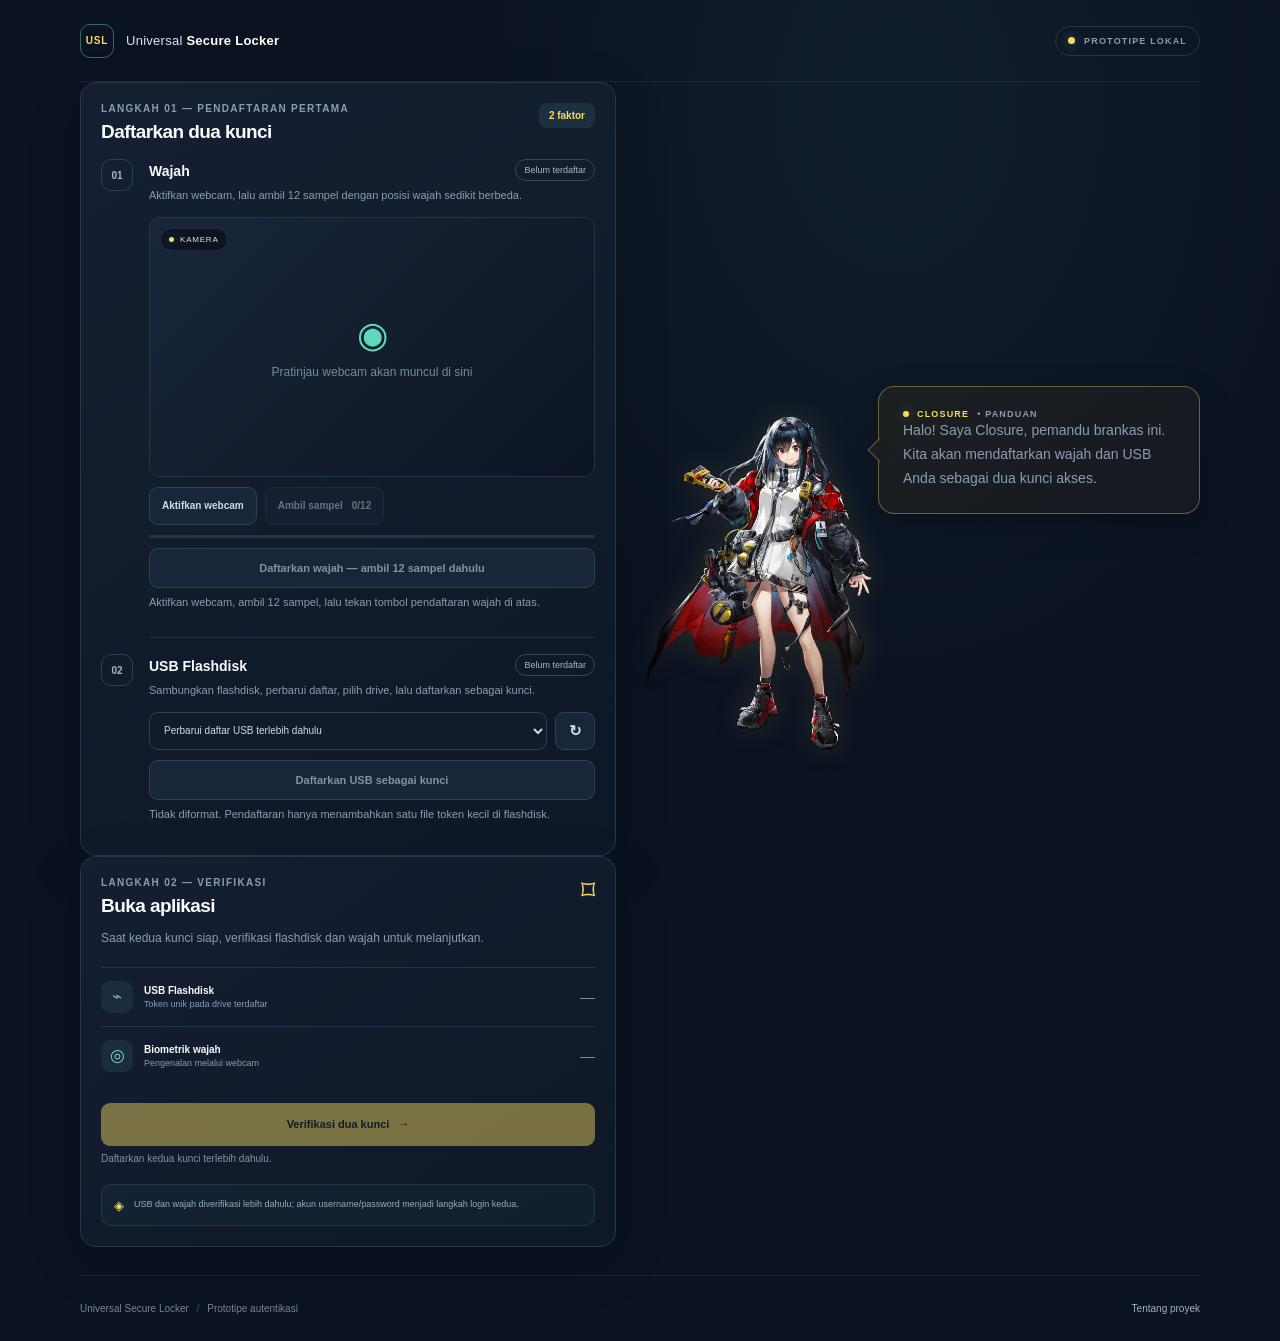
<file: frontend/index.html>
<!doctype html>
<html lang="id">
<head>
  <meta charset="utf-8">
  <meta name="viewport" content="width=device-width, initial-scale=1">
  <meta name="theme-color" content="#0b1220">
  <title>Universal Secure Locker</title>
  <link rel="stylesheet" href="css/style.css">
</head>
<body data-page="access">
  <main class="shell">
    <header class="topbar">
      <a class="brand" href="index.html" aria-label="Universal Secure Locker">
        <span class="brand-mark">USL</span>
        <span>Universal <strong>Secure Locker</strong></span>
      </a>
      <div class="topbar-actions">
        <span class="environment-tag"><span class="status-dot"></span> PROTOTIPE LOKAL</span>
        <button class="button button-secondary logout-button" id="back-to-biometrics-button" type="button" hidden>
          Kembali ke biometrik <span aria-hidden="true">↗</span>
        </button>
      </div>
    </header>

    <section class="intro closure-hero-banner" aria-label="Panduan Closure">
      <div class="closure-guide-character">
        <img src="assets/img/Closure_2.png" alt="Closure, pemandu Universal Secure Locker">
      </div>
      <div class="closure-dialogue" role="status" aria-live="polite">
        <div class="closure-dialogue-label"><span class="status-dot"></span> CLOSURE <span>• PANDUAN</span></div>
        <p id="closure-dialogue">Halo! Saya Closure, pemandu brankas ini. Kita akan mendaftarkan wajah dan USB Anda sebagai dua kunci akses.</p>
      </div>
    </section>

    <section class="access-layout" aria-label="Pengaturan dan verifikasi akses">
      <article class="card setup-card" id="setup-card">
        <div class="card-heading">
          <div>
            <div class="eyebrow">LANGKAH 01 — PENDAFTARAN PERTAMA</div>
            <h2>Daftarkan dua kunci</h2>
          </div>
          <span class="step-badge">2 faktor</span>
        </div>

        <div class="key-block">
          <div class="key-icon" aria-hidden="true">01</div>
          <div class="key-content">
            <div class="key-title-row">
              <h3>Wajah</h3>
              <span class="pill" id="face-status">Belum terdaftar</span>
            </div>
            <p>Aktifkan webcam, lalu ambil 12 sampel dengan posisi wajah sedikit berbeda.</p>
            <div class="camera-frame">
              <img id="camera-preview" alt="Pratinjau webcam" hidden>
              <div id="camera-placeholder" class="camera-placeholder">
                <span class="camera-symbol" aria-hidden="true">◉</span>
                <span>Pratinjau webcam akan muncul di sini</span>
              </div>
              <span class="camera-label"><span class="status-dot"></span> KAMERA</span>
            </div>
            <div class="button-row">
              <button class="button button-secondary" id="camera-button" type="button">Aktifkan webcam</button>
              <button class="button button-secondary" id="capture-button" type="button" disabled>Ambil sampel <span id="sample-count">0/12</span></button>
            </div>
            <div class="progress-track" aria-label="Kemajuan pendaftaran wajah">
              <span id="sample-progress"></span>
            </div>
            <button class="button button-primary registration-button" id="finish-face-button" type="button" disabled>Daftarkan wajah — ambil 12 sampel dahulu</button>
            <p class="inline-message" id="face-message" role="status">Aktifkan webcam, ambil 12 sampel, lalu tekan tombol pendaftaran wajah di atas.</p>
          </div>
        </div>

        <div class="divider"></div>

        <div class="key-block">
          <div class="key-icon" aria-hidden="true">02</div>
          <div class="key-content">
            <div class="key-title-row">
              <h3>USB Flashdisk</h3>
              <span class="pill" id="usb-status">Belum terdaftar</span>
            </div>
            <p>Sambungkan flashdisk, perbarui daftar, pilih drive, lalu daftarkan sebagai kunci.</p>
            <div class="button-row usb-controls">
              <select id="usb-select" aria-label="Pilih USB Flashdisk">
                <option value="">Perbarui daftar USB terlebih dahulu</option>
              </select>
              <button class="button button-secondary" id="refresh-usb-button" type="button" aria-label="Perbarui daftar USB">↻</button>
            </div>
            <button class="button button-primary registration-button" id="register-usb-button" type="button" disabled>Daftarkan USB sebagai kunci</button>
            <p class="inline-message" id="usb-message" role="status">Tidak diformat. Pendaftaran hanya menambahkan satu file token kecil di flashdisk.</p>
          </div>
        </div>
      </article>

      <aside class="card verify-card">
        <div class="card-heading">
          <div>
            <div class="eyebrow">LANGKAH 02 — VERIFIKASI</div>
            <h2>Buka aplikasi</h2>
          </div>
          <span class="lock-icon" aria-hidden="true">⌑</span>
        </div>
        <p class="verify-description">Saat kedua kunci siap, verifikasi flashdisk dan wajah untuk melanjutkan.</p>

        <div id="two-factor-panel">
          <div class="factor-row">
            <span class="factor-icon" aria-hidden="true">⌁</span>
            <span><strong>USB Flashdisk</strong><small>Token unik pada drive terdaftar</small></span>
            <span class="factor-check" id="usb-check">—</span>
          </div>
          <div class="factor-row">
            <span class="factor-icon face-icon" aria-hidden="true">◎</span>
            <span><strong>Biometrik wajah</strong><small>Pengenalan melalui webcam</small></span>
            <span class="factor-check" id="face-check">—</span>
          </div>

          <button class="button button-primary button-wide" id="unlock-button" type="button" disabled>
            Verifikasi dua kunci <span aria-hidden="true">→</span>
          </button>
          <p class="inline-message" id="login-message" role="status">Daftarkan kedua kunci terlebih dahulu.</p>
        </div>

        <section class="account-auth-panel" id="account-auth-panel" hidden>
          <div class="account-auth-heading">
            <span class="eyebrow">LANGKAH 02 — AKUN</span>
            <h3 id="account-auth-title">Masuk ke akun</h3>
            <p id="account-auth-description">Masuk dengan username dan password akun Anda.</p>
          </div>
          <div class="account-mode-switch">
            <button class="button button-secondary is-selected" id="account-login-mode" type="button">Masuk</button>
            <button class="button button-secondary" id="account-signup-mode" type="button">Buat akun</button>
          </div>
          <form id="account-login-form">
            <label class="form-field">
              <span>Username</span>
              <input id="login-username" name="username" autocomplete="username" minlength="3" maxlength="32" required>
            </label>
            <label class="form-field">
              <span>Password</span>
              <input id="login-password" name="password" type="password" autocomplete="current-password" minlength="10" maxlength="128" required>
            </label>
            <button class="button button-primary button-wide" type="submit">Masuk ke brankas <span aria-hidden="true">→</span></button>
          </form>
          <form id="account-signup-form" hidden>
            <label class="form-field">
              <span>Username</span>
              <input id="signup-username" name="username" autocomplete="username" minlength="3" maxlength="32" pattern="[A-Za-z0-9_.\x2D]{3,32}" required>
            </label>
            <label class="form-field">
              <span>Password <small>Minimal 10 karakter</small></span>
              <input id="signup-password" name="new-password" type="password" autocomplete="new-password" minlength="10" maxlength="128" required>
            </label>
            <label class="form-field">
              <span>Ulangi password</span>
              <input id="signup-confirm-password" name="confirm-password" type="password" autocomplete="new-password" minlength="10" maxlength="128" required>
            </label>
            <button class="button button-primary button-wide" type="submit">Daftarkan akun</button>
          </form>
          <p class="account-policy-note" id="account-policy-note">Password disimpan sebagai hash Argon2id. Akun baru tidak mendapat akses ke file akun lain sampai pemilik atau admin membagikannya.</p>
          <p class="inline-message" id="account-message" role="status"></p>
        </section>

        <div class="privacy-note">
          <span aria-hidden="true">◈</span>
          <p>USB dan wajah diverifikasi lebih dahulu; akun username/password menjadi langkah login kedua.</p>
        </div>
      </aside>
      <aside class="account-closure-guide" id="account-closure-guide" aria-label="Panduan Closure untuk login" hidden>
        <div class="account-closure-dialogue closure-dialogue" role="status" aria-live="polite">
          <div class="closure-dialogue-label"><span class="status-dot"></span> CLOSURE <span>• PANDUAN LOGIN</span></div>
          <p id="account-closure-dialogue"></p>
        </div>
        <div class="account-closure-character">
          <img src="assets/img/Closure_2.png" alt="Closure mendampingi proses login">
        </div>
      </aside>
    </section>

    <footer class="footer">
      <span>Universal Secure Locker <span class="footer-separator">/</span> Prototipe autentikasi</span>
      <a href="../dokumen_perancangan_project_akhir_kriptografi.md">Tentang proyek</a>
    </footer>
  </main>
  <script src="js/api.js"></script>
  <script src="js/app.js"></script>
</body>
</html>
</file>
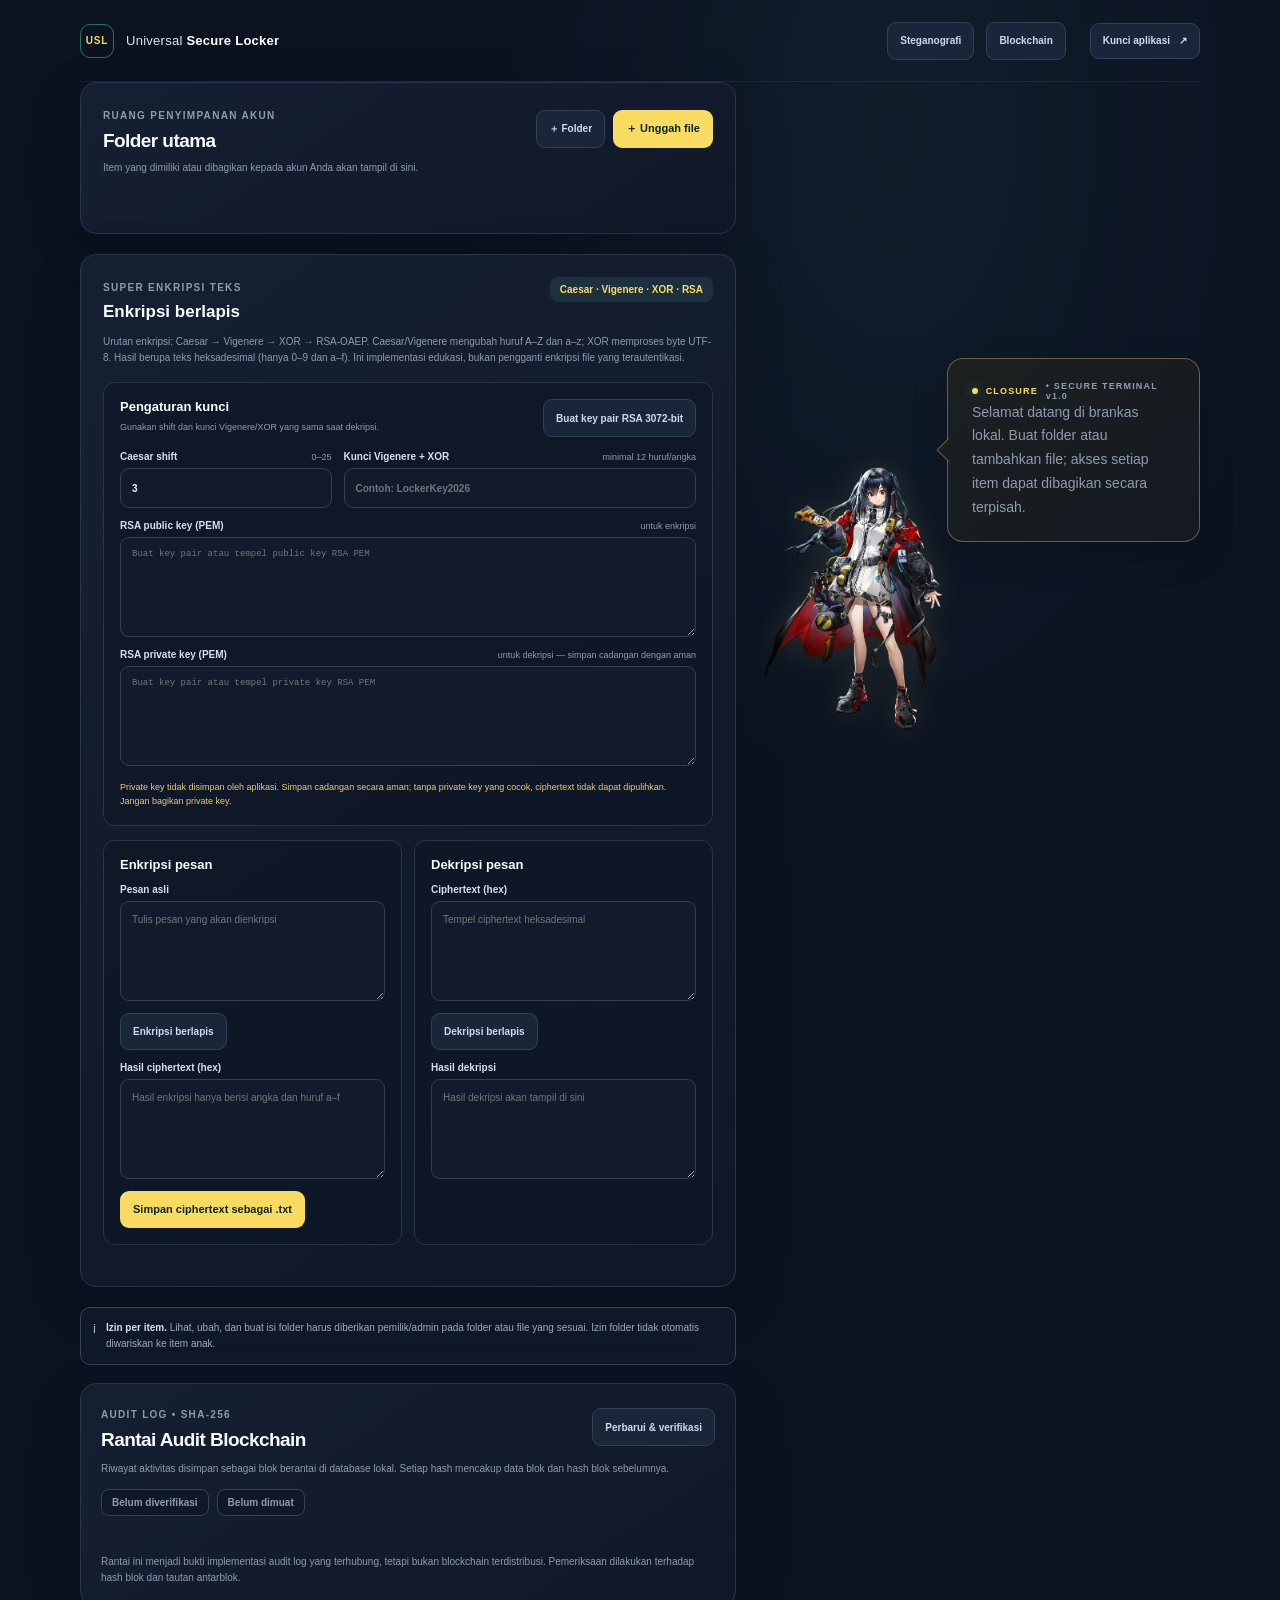
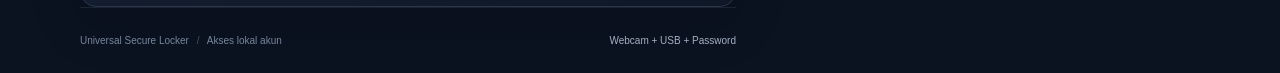
<file: frontend/dashboard.html>
<!doctype html>
<html lang="id">
<head>
  <meta charset="utf-8">
  <meta name="viewport" content="width=device-width, initial-scale=1">
  <meta name="theme-color" content="#0b1220">
  <title>Brankas — Universal Secure Locker</title>
  <link rel="stylesheet" href="css/style.css">
</head>
<body data-page="dashboard">
  <main class="shell dashboard-shell">
    <header class="topbar">
      <a class="brand" href="index.html" aria-label="Universal Secure Locker">
        <span class="brand-mark">USL</span>
        <span>Universal <strong>Secure Locker</strong></span>
      </a>
      <div class="account-toolbar">
        <a class="button button-secondary" href="steganography.html">Steganografi</a>
        <a class="button button-secondary" href="#audit-ledger">Blockchain</a>
        <span class="active-account" id="active-username"></span>
        <button class="button button-secondary logout-button" id="logout-button" type="button">Kunci aplikasi <span aria-hidden="true">↗</span></button>
      </div>
    </header>

    <section class="dashboard-welcome">
      <div class="closure-guide-character dashboard-guide-character">
        <img src="assets/img/Closure_2.png" alt="Closure, pemandu Universal Secure Locker">
      </div>
      <div class="closure-dialogue dashboard-dialogue" role="status" aria-live="polite">
        <div class="closure-dialogue-label"><span class="status-dot"></span> CLOSURE <span>• SECURE TERMINAL v1.0</span></div>
        <p id="closure-dialogue">Selamat datang di brankas lokal. Buat folder atau tambahkan file; akses setiap item dapat dibagikan secara terpisah.</p>
      </div>
    </section>

    <section class="card vault-panel" aria-label="Folder dan file yang dapat diakses">
      <div class="vault-heading">
        <div>
          <span class="eyebrow">RUANG PENYIMPANAN AKUN</span>
          <h2 id="vault-location">Folder utama</h2>
        </div>
        <div class="vault-actions">
          <button class="button button-secondary" id="vault-back-button" type="button" hidden>← Kembali</button>
          <button class="button button-secondary" id="create-folder-button" type="button">＋ Folder</button>
          <label class="button button-primary upload-button" for="upload-file-input">＋ Unggah file</label>
          <input id="upload-file-input" type="file" hidden>
          <input id="replace-file-input" type="file" hidden>
        </div>
      </div>
      <p class="vault-guidance" id="vault-guidance">Item yang dimiliki atau dibagikan kepada akun Anda akan tampil di sini.</p>
      <div class="resource-list" id="resource-list" aria-live="polite"></div>
      <p class="inline-message" id="vault-message" role="status"></p>
    </section>

    <section class="card message-crypto-panel" aria-labelledby="message-crypto-title">
      <div class="crypto-heading">
        <div>
          <span class="eyebrow">SUPER ENKRIPSI TEKS</span>
          <h2 id="message-crypto-title">Enkripsi berlapis</h2>
        </div>
        <span class="step-badge">Caesar · Vigenere · XOR · RSA</span>
      </div>
      <p class="crypto-notice">Urutan enkripsi: Caesar → Vigenere → XOR → RSA-OAEP. Caesar/Vigenere mengubah huruf A–Z dan a–z; XOR memproses byte UTF-8. Hasil berupa teks heksadesimal (hanya 0–9 dan a–f). Ini implementasi edukasi, bukan pengganti enkripsi file yang terautentikasi.</p>
      <section class="crypto-key-settings" aria-labelledby="crypto-key-title">
        <div class="crypto-subheading">
          <div>
            <h3 id="crypto-key-title">Pengaturan kunci</h3>
            <p>Gunakan shift dan kunci Vigenere/XOR yang sama saat dekripsi.</p>
          </div>
          <button class="button button-secondary" id="generate-rsa-key-button" type="button">Buat key pair RSA 3072-bit</button>
        </div>
        <div class="crypto-settings-grid">
          <label class="form-field" for="caesar-shift-input">
            <span>Caesar shift <small>0–25</small></span>
            <input id="caesar-shift-input" type="number" min="0" max="25" step="1" value="3">
          </label>
          <label class="form-field" for="shared-cipher-key">
            <span>Kunci Vigenere + XOR <small>minimal 12 huruf/angka</small></span>
            <input id="shared-cipher-key" type="password" minlength="12" maxlength="128" pattern="[A-Za-z0-9]{12,128}" autocomplete="off" placeholder="Contoh: LockerKey2026">
          </label>
          <label class="form-field crypto-key-field" for="rsa-public-key">
            <span>RSA public key (PEM) <small>untuk enkripsi</small></span>
            <textarea id="rsa-public-key" rows="5" spellcheck="false" autocomplete="off" placeholder="Buat key pair atau tempel public key RSA PEM"></textarea>
          </label>
          <label class="form-field crypto-key-field" for="rsa-private-key">
            <span>RSA private key (PEM) <small>untuk dekripsi — simpan cadangan dengan aman</small></span>
            <textarea id="rsa-private-key" rows="5" spellcheck="false" autocomplete="off" placeholder="Buat key pair atau tempel private key RSA PEM"></textarea>
          </label>
        </div>
        <p class="crypto-key-warning">Private key tidak disimpan oleh aplikasi. Simpan cadangan secara aman; tanpa private key yang cocok, ciphertext tidak dapat dipulihkan. Jangan bagikan private key.</p>
      </section>
      <div class="crypto-grid">
        <section class="crypto-card" aria-labelledby="encrypt-message-title">
          <h3 id="encrypt-message-title">Enkripsi pesan</h3>
          <label class="form-field" for="plain-message-input">
            <span>Pesan asli</span>
            <textarea id="plain-message-input" rows="4" maxlength="16384" placeholder="Tulis pesan yang akan dienkripsi"></textarea>
          </label>
          <button class="button button-secondary" id="encrypt-message-button" type="button">Enkripsi berlapis</button>
          <label class="form-field" for="encrypted-message-output">
            <span>Hasil ciphertext (hex)</span>
            <textarea id="encrypted-message-output" rows="5" readonly spellcheck="false" placeholder="Hasil enkripsi hanya berisi angka dan huruf a–f"></textarea>
          </label>
          <button class="button button-primary" id="save-encrypted-message-button" type="button">Simpan ciphertext sebagai .txt</button>
        </section>
        <section class="crypto-card" aria-labelledby="decrypt-message-title">
          <h3 id="decrypt-message-title">Dekripsi pesan</h3>
          <label class="form-field" for="encrypted-message-input">
            <span>Ciphertext (hex)</span>
            <textarea id="encrypted-message-input" rows="5" spellcheck="false" placeholder="Tempel ciphertext heksadesimal"></textarea>
          </label>
          <button class="button button-secondary" id="decrypt-message-button" type="button">Dekripsi berlapis</button>
          <label class="form-field" for="decrypted-message-output">
            <span>Hasil dekripsi</span>
            <textarea id="decrypted-message-output" rows="5" placeholder="Hasil dekripsi akan tampil di sini" readonly></textarea>
          </label>
        </section>
      </div>
      <p class="inline-message" id="crypto-message" role="status"></p>
    </section>

    <section class="demo-notice">
      <span aria-hidden="true">i</span>
      <p><strong>Izin per item.</strong> Lihat, ubah, dan buat isi folder harus diberikan pemilik/admin pada folder atau file yang sesuai. Izin folder tidak otomatis diwariskan ke item anak.</p>
    </section>

    <section class="card audit-panel" id="audit-ledger" aria-labelledby="audit-title">
      <div class="audit-heading">
        <div>
          <span class="eyebrow">AUDIT LOG • SHA-256</span>
          <h2 id="audit-title">Rantai Audit Blockchain</h2>
        </div>
        <button class="button button-secondary" id="refresh-audit-button" type="button">Perbarui &amp; verifikasi</button>
      </div>
      <p class="audit-description">Riwayat aktivitas disimpan sebagai blok berantai di database lokal. Setiap hash mencakup data blok dan hash blok sebelumnya.</p>
      <div class="audit-summary" aria-live="polite">
        <span class="audit-integrity" id="audit-integrity" data-state="unknown">Belum diverifikasi</span>
        <span class="audit-count" id="audit-block-count">Belum dimuat</span>
      </div>
      <p class="inline-message" id="audit-message" role="status"></p>
      <div class="audit-chain" id="audit-chain" aria-live="polite"></div>
      <div class="audit-pagination" id="audit-pagination" hidden>
        <button class="button button-secondary" id="audit-previous-button" type="button">← Sebelumnya</button>
        <span id="audit-page-label"></span>
        <button class="button button-secondary" id="audit-next-button" type="button">Berikutnya →</button>
      </div>
      <p class="audit-note">Rantai ini menjadi bukti implementasi audit log yang terhubung, tetapi bukan blockchain terdistribusi. Pemeriksaan dilakukan terhadap hash blok dan tautan antarblok.</p>
    </section>

    <dialog class="app-dialog" id="share-dialog">
      <form method="dialog" class="dialog-close-row">
        <button class="dialog-close" aria-label="Tutup">×</button>
      </form>
      <span class="eyebrow">AKSES PER ITEM</span>
      <h2 id="share-dialog-title">Bagikan izin</h2>
      <p class="dialog-description">Pilih akun dan izin khusus untuk item ini.</p>
      <label class="form-field">
        <span>Akun tujuan</span>
        <select id="share-account-select"></select>
      </label>
      <div class="permission-options">
        <label id="share-create-option"><input id="share-create" type="checkbox"> <span>Buat folder/file di dalam folder</span></label>
        <label><input id="share-read" type="checkbox"> <span>Lihat item</span></label>
        <label><input id="share-update" type="checkbox"> <span>Ubah item</span></label>
      </div>
      <p class="dialog-description">Izin pada folder tidak diwariskan ke folder/file di dalamnya. Bagikan setiap item secara terpisah.</p>
      <button class="button button-primary button-wide" id="save-sharing-button" type="button">Simpan izin</button>
      <p class="inline-message" id="share-message" role="status"></p>
    </dialog>

    <dialog class="app-dialog preview-dialog" id="preview-dialog">
      <div class="preview-toolbar">
        <button class="button button-primary" id="download-resource-button" type="button">Unduh</button>
        <form method="dialog">
          <button class="dialog-close" aria-label="Tutup">×</button>
        </form>
      </div>
      <span class="eyebrow">PRATINJAU FILE</span>
      <h2 id="preview-title">File</h2>
      <form id="download-password-form" class="download-password-panel" hidden>
        <label class="form-field" for="download-password-input">
          <span>Password akun untuk mengunduh</span>
          <input id="download-password-input" type="password" autocomplete="current-password" required minlength="10" maxlength="128">
        </label>
        <button class="button button-primary" id="confirm-download-button" type="submit">Verifikasi &amp; unduh</button>
        <p class="inline-message" id="download-message" role="status"></p>
      </form>
      <img id="preview-image" class="preview-image" alt="" hidden>
      <iframe id="preview-frame" class="preview-frame" title="Pratinjau PDF" hidden></iframe>
      <pre id="preview-content"></pre>
    </dialog>

    <footer class="footer">
      <span>Universal Secure Locker <span class="footer-separator">/</span> Akses lokal akun</span>
      <span>Webcam + USB + Password</span>
    </footer>
  </main>
  <script src="js/api.js"></script>
  <script src="js/app.js"></script>
</body>
</html>
</file>
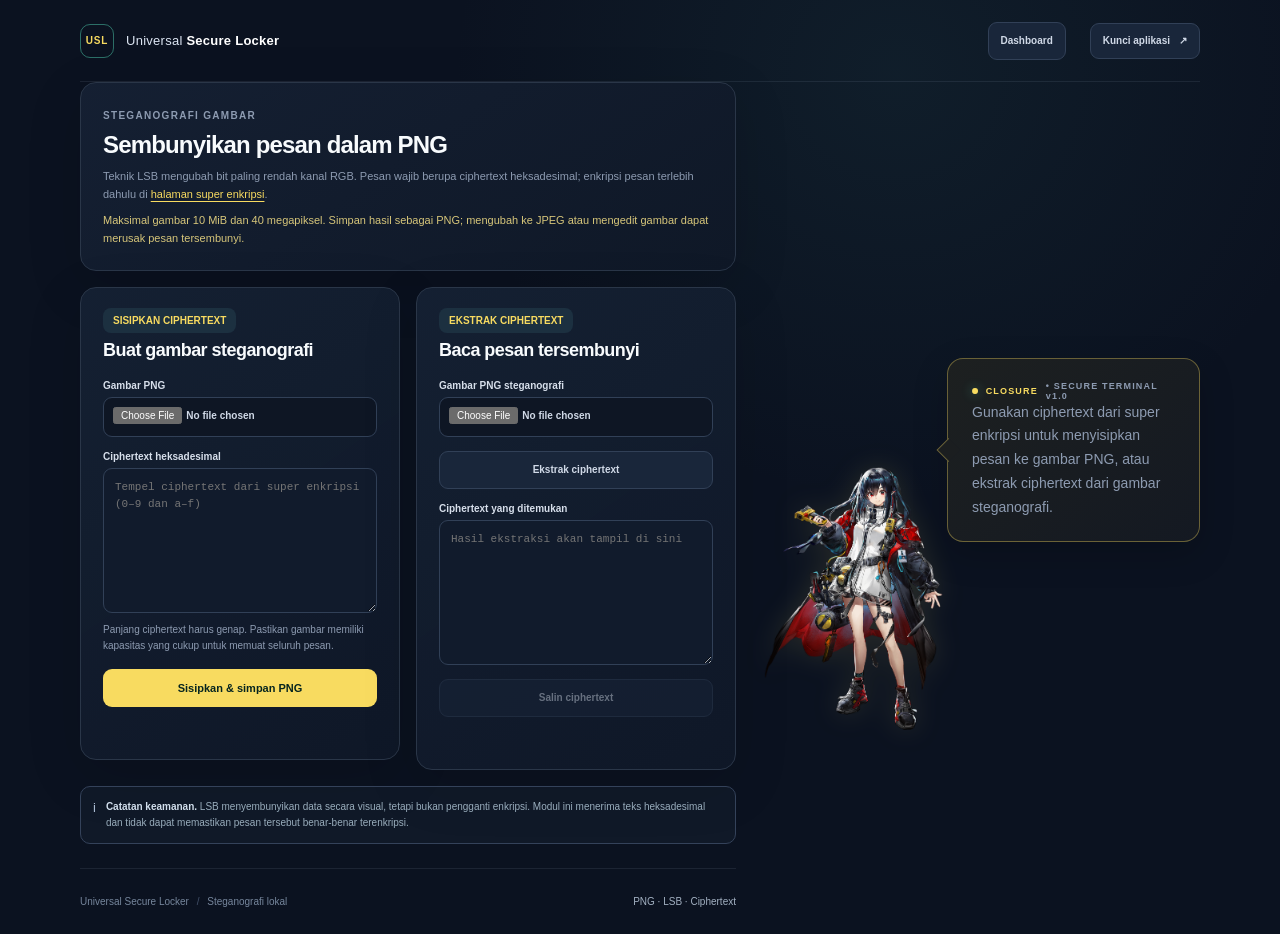
<file: frontend/steganography.html>
<!doctype html>
<html lang="id">
<head>
  <meta charset="utf-8">
  <meta name="viewport" content="width=device-width, initial-scale=1">
  <meta name="theme-color" content="#0b1220">
  <title>Steganografi Gambar — Universal Secure Locker</title>
  <link rel="stylesheet" href="css/style.css">
</head>
<body class="steg-page" data-page="steganography">
  <main class="shell dashboard-shell">
    <header class="topbar">
      <a class="brand" href="dashboard.html" aria-label="Kembali ke dashboard">
        <span class="brand-mark">USL</span>
        <span>Universal <strong>Secure Locker</strong></span>
      </a>
      <div class="account-toolbar">
        <a class="button button-secondary" href="dashboard.html">Dashboard</a>
        <span class="active-account" id="active-username"></span>
        <button class="button button-secondary logout-button" id="logout-button" type="button">Kunci aplikasi <span aria-hidden="true">↗</span></button>
      </div>
    </header>

    <section class="dashboard-welcome">
      <div class="closure-guide-character dashboard-guide-character">
        <img src="assets/img/Closure_2.png" alt="Closure, pemandu Universal Secure Locker">
      </div>
      <div class="closure-dialogue dashboard-dialogue" role="status" aria-live="polite">
        <div class="closure-dialogue-label"><span class="status-dot"></span> CLOSURE <span>• SECURE TERMINAL v1.0</span></div>
        <p id="closure-dialogue">Gunakan ciphertext dari super enkripsi untuk menyisipkan pesan ke gambar PNG, atau ekstrak ciphertext dari gambar steganografi.</p>
      </div>
    </section>

    <section class="card steg-intro">
      <span class="eyebrow">STEGANOGRAFI GAMBAR</span>
      <h1>Sembunyikan pesan dalam PNG</h1>
      <p>Teknik LSB mengubah bit paling rendah kanal RGB. Pesan wajib berupa ciphertext heksadesimal; enkripsi pesan terlebih dahulu di <a href="dashboard.html#message-crypto-title">halaman super enkripsi</a>.</p>
      <p class="steg-limit">Maksimal gambar 10 MiB dan 40 megapiksel. Simpan hasil sebagai PNG; mengubah ke JPEG atau mengedit gambar dapat merusak pesan tersembunyi.</p>
    </section>

    <div class="steg-grid">
      <section class="card steg-card" aria-labelledby="hide-message-title">
        <span class="step-badge">SISIPKAN CIPHERTEXT</span>
        <h2 id="hide-message-title">Buat gambar steganografi</h2>
        <form id="steg-hide-form">
          <label class="form-field" for="steg-hide-image">
            <span>Gambar PNG</span>
            <input id="steg-hide-image" type="file" accept="image/png,.png" required>
          </label>
          <img class="steg-image-preview" id="steg-hide-preview" alt="Pratinjau gambar PNG" hidden>
          <label class="form-field" for="steg-ciphertext">
            <span>Ciphertext heksadesimal</span>
            <textarea id="steg-ciphertext" rows="7" spellcheck="false" autocomplete="off" placeholder="Tempel ciphertext dari super enkripsi (0–9 dan a–f)" required></textarea>
          </label>
          <p class="steg-helper">Panjang ciphertext harus genap. Pastikan gambar memiliki kapasitas yang cukup untuk memuat seluruh pesan.</p>
          <button class="button button-primary" id="steg-hide-button" type="submit">Sisipkan &amp; simpan PNG</button>
          <p class="inline-message" id="steg-hide-message" role="status"></p>
        </form>
      </section>

      <section class="card steg-card" aria-labelledby="reveal-message-title">
        <span class="step-badge">EKSTRAK CIPHERTEXT</span>
        <h2 id="reveal-message-title">Baca pesan tersembunyi</h2>
        <form id="steg-reveal-form">
          <label class="form-field" for="steg-reveal-image">
            <span>Gambar PNG steganografi</span>
            <input id="steg-reveal-image" type="file" accept="image/png,.png" required>
          </label>
          <img class="steg-image-preview" id="steg-reveal-preview" alt="Pratinjau gambar PNG" hidden>
          <button class="button button-secondary" id="steg-reveal-button" type="submit">Ekstrak ciphertext</button>
          <label class="form-field" for="steg-revealed-ciphertext">
            <span>Ciphertext yang ditemukan</span>
            <textarea id="steg-revealed-ciphertext" rows="7" readonly spellcheck="false" placeholder="Hasil ekstraksi akan tampil di sini"></textarea>
          </label>
          <button class="button button-secondary" id="steg-copy-button" type="button" disabled>Salin ciphertext</button>
          <p class="inline-message" id="steg-reveal-message" role="status"></p>
        </form>
      </section>
    </div>

    <aside class="demo-notice">
      <span aria-hidden="true">i</span>
      <p><strong>Catatan keamanan.</strong> LSB menyembunyikan data secara visual, tetapi bukan pengganti enkripsi. Modul ini menerima teks heksadesimal dan tidak dapat memastikan pesan tersebut benar-benar terenkripsi.</p>
    </aside>

    <footer class="footer">
      <span>Universal Secure Locker <span class="footer-separator">/</span> Steganografi lokal</span>
      <span>PNG · LSB · Ciphertext</span>
    </footer>
  </main>
  <script src="js/api.js"></script>
  <script src="js/app.js"></script>
</body>
</html>
</file>
<file: frontend/css/style.css>
:root {
  color-scheme: dark;
  font-family: "Segoe UI", sans-serif;
  background: #0b0c10;       /* Latar belakang gelap industrial */
  color: #f8fbfd;
  --surface: #121820;        /* Warna permukaan kartu */
  --surface-raised: #18202a;
  --line: #2a3648;           /* Warna garis pembatas */
  --muted: #8d9bb1;          /* Warna teks sekunder */
  --accent: #f8db60;         /* Warna aksen kuning industrial khas Closure */
  --accent-dark: #3f3613;
  --danger: #da3e39;         /* Warna aksen merah terang mantel Closure */
}

* {
  box-sizing: border-box;
}

[hidden] {
  display: none !important;
}

body {
  min-width: 760px;
  min-height: 100vh;
  margin: 0;
  background:
    radial-gradient(ellipse at 70% 8%, rgb(46 101 105 / 14%), transparent 35%),
    #0b1220;
}

body.file-preview-open {
  height: 100vh;
  overflow: hidden;
}

button,
select {
  font: inherit;
}

button,
a,
select {
  -webkit-tap-highlight-color: transparent;
}

a {
  color: inherit;
  text-decoration: none;
}

.shell {
  width: min(1120px, calc(100% - 72px));
  margin: 0 auto;
}

.topbar {
  height: 82px;
  display: flex;
  align-items: center;
  justify-content: space-between;
  border-bottom: 1px solid rgb(141 155 177 / 13%);
}

.brand {
  display: inline-flex;
  align-items: center;
  gap: 12px;
  color: #dce5f2;
  font-size: 13px;
  letter-spacing: 0.02em;
}

.brand strong {
  color: #fff;
  font-weight: 600;
}

.brand-mark {
  width: 34px;
  height: 34px;
  display: grid;
  place-items: center;
  border: 1px solid rgb(85 223 189 / 45%);
  border-radius: 10px;
  color: var(--accent);
  font-size: 10px;
  font-weight: 700;
  letter-spacing: 0.08em;
}

.environment-tag,
.eyebrow {
  color: var(--muted);
  font-size: 10px;
  font-weight: 700;
  letter-spacing: 0.13em;
}

.environment-tag {
  display: inline-flex;
  align-items: center;
  gap: 9px;
  padding: 9px 12px;
  border: 1px solid var(--line);
  border-radius: 99px;
  font-size: 9px;
}

.topbar-actions {
  display: flex;
  align-items: center;
  justify-content: flex-end;
  gap: 10px;
}

.status-dot {
  width: 7px;
  height: 7px;
  display: inline-block;
  border-radius: 50%;
  background: var(--accent);
  box-shadow: 0 0 11px rgb(85 223 189 / 48%);
}

.intro {
  padding: 32px 0 22px;
}

.closure-hero-banner {
  display: flex;
  align-items: flex-end;
  gap: 24px;
  min-height: 225px;
  margin-bottom: 8px;
}

.closure-guide-character {
  width: 190px;
  height: 230px;
  flex: 0 0 190px;
  display: flex;
  align-items: flex-end;
  justify-content: center;
}

.closure-guide-character img {
  width: 100%;
  height: 100%;
  display: block;
  object-fit: contain;
  object-position: bottom;
  filter: drop-shadow(0 0 14px rgb(248 219 96 / 12%));
}

.closure-dialogue {
  position: relative;
  min-width: 0;
  flex: 1;
  align-self: center;
  padding: 22px 24px;
  border: 1px solid rgb(248 219 96 / 36%);
  border-radius: 16px;
  background: linear-gradient(140deg, #1d2020, #141922);
  box-shadow: 0 12px 35px rgb(0 0 0 / 18%);
}

.closure-dialogue::before {
  position: absolute;
  top: 50%;
  left: -9px;
  width: 16px;
  height: 16px;
  border-bottom: 1px solid rgb(248 219 96 / 36%);
  border-left: 1px solid rgb(248 219 96 / 36%);
  background: #1b1e20;
  content: "";
  transform: translateY(-50%) rotate(45deg);
}

.closure-dialogue-label {
  display: flex;
  align-items: center;
  gap: 8px;
  color: var(--accent);
  font-size: 9px;
  font-weight: 700;
  letter-spacing: 0.13em;
}

.closure-dialogue-label span:last-child {
  color: var(--muted);
}

.closure-dialogue-label .status-dot {
  width: 6px;
  height: 6px;
}

.closure-dialogue p {
  margin: 12px 0 0;
  color: #e8edf7;
  font-size: 14px;
  line-height: 1.75;
}

.intro h1,
.dashboard-welcome h1 {
  margin: 13px 0 10px;
  font-family: "Segoe UI", sans-serif;
  font-size: clamp(32px, 4vw, 42px);
  font-weight: 700;
  letter-spacing: -0.055em;
  line-height: 1.12;
}

.intro h1 span,
.dashboard-welcome h1 span {
  color: var(--accent);
}

.intro p,
.dashboard-welcome p {
  margin: 0;
  color: var(--muted);
  font-size: 14px;
  line-height: 1.7;
}

.access-layout {
  display: grid;
  grid-template-columns: minmax(0, 1.45fr) minmax(310px, 0.85fr);
  align-items: start;
  gap: 18px;
}

.card {
  border: 1px solid var(--line);
  border-radius: 16px;
  background: linear-gradient(145deg, rgb(21 32 51 / 96%), rgb(15 24 39 / 98%));
  box-shadow: 0 16px 55px rgb(0 0 0 / 13%);
}

.setup-card,
.verify-card {
  padding: 20px;
}

.card-heading {
  display: flex;
  align-items: flex-start;
  justify-content: space-between;
  gap: 16px;
}

.card-heading h2 {
  margin: 7px 0 0;
  font-family: Manrope, "Segoe UI", sans-serif;
  font-size: 19px;
  letter-spacing: -0.03em;
}

.step-badge {
  padding: 7px 10px;
  border-radius: 8px;
  background: #1c3040;
  color: var(--accent);
  font-size: 10px;
  font-weight: 700;
}

.key-block {
  display: grid;
  grid-template-columns: 35px minmax(0, 1fr);
  gap: 13px;
  padding-top: 16px;
}

.key-icon {
  width: 32px;
  height: 32px;
  display: grid;
  place-items: center;
  border: 1px solid #2e4057;
  border-radius: 10px;
  color: #a7b6c9;
  font-size: 10px;
  font-weight: 700;
}

.key-content {
  min-width: 0;
}

.key-title-row {
  display: flex;
  align-items: center;
  justify-content: space-between;
  gap: 10px;
}

.key-title-row h3 {
  margin: 2px 0 0;
  font-size: 14px;
  font-weight: 600;
}

.pill {
  padding: 5px 8px;
  border: 1px solid #3c4658;
  border-radius: 99px;
  color: #aab5c6;
  font-size: 9px;
  white-space: nowrap;
}

.pill.is-ready {
  border-color: rgb(85 223 189 / 35%);
  background: rgb(85 223 189 / 8%);
  color: var(--accent);
}

.key-content > p,
.verify-description {
  margin: 6px 0 12px;
  color: var(--muted);
  font-size: 11px;
  line-height: 1.6;
}

.camera-frame {
  position: relative;
  height: 260px;
  overflow: hidden;
  border: 1px solid #25344a;
  border-radius: 11px;
  background:
    linear-gradient(135deg, rgb(29 44 65 / 68%), rgb(12 20 34 / 95%)),
    #111b2c;
}

body.camera-preview-floating .camera-frame {
  position: fixed;
  z-index: 6;
  top: calc(50% + 100px);
  right: max(36px, calc((100vw - 1120px) / 2));
  width: min(322px, 26vw, calc((50vh - 130px) * 4 / 3));
  height: auto;
  aspect-ratio: 4 / 3;
  border-color: rgb(248 219 96 / 45%);
  box-shadow: 0 16px 48px rgb(0 0 0 / 45%);
}

.camera-frame img {
  width: 100%;
  height: 100%;
  display: block;
  object-fit: cover;
  transform: scaleX(-1);
}

.camera-frame img[hidden] {
  display: none;
}

.camera-placeholder {
  height: 100%;
  display: flex;
  flex-direction: column;
  align-items: center;
  justify-content: center;
  gap: 9px;
  color: #78889e;
  font-size: 12px;
}

.camera-symbol {
  color: #5dd8bc;
  font-size: 36px;
}

.camera-label {
  position: absolute;
  top: 10px;
  left: 10px;
  display: inline-flex;
  align-items: center;
  gap: 6px;
  padding: 6px 8px;
  border: 1px solid rgb(141 155 177 / 17%);
  border-radius: 99px;
  background: rgb(9 15 26 / 72%);
  color: #d9e2ef;
  font-size: 8px;
  letter-spacing: 0.1em;
}

.camera-label .status-dot {
  width: 5px;
  height: 5px;
}

.button-row {
  display: flex;
  gap: 8px;
  margin-top: 10px;
}

.button {
  min-height: 38px;
  display: inline-flex;
  align-items: center;
  justify-content: center;
  gap: 9px;
  padding: 0 12px;
  border: 1px solid transparent;
  border-radius: 9px;
  cursor: pointer;
  font-size: 10px;
  font-weight: 600;
  transition: border-color 140ms ease, background 140ms ease, transform 140ms ease;
}

.button:not(:disabled):active {
  transform: translateY(1px);
}

.button:disabled {
  cursor: not-allowed;
  opacity: 0.45;
}

.button-secondary {
  border-color: #314057;
  background: #19263a;
  color: #d0d9e7;
}

.button-secondary:not(:disabled):hover {
  border-color: #5a718d;
  background: #203149;
}

.button-primary {
  background: var(--accent);
  color: #06251f;
  font-size: 11px;
  font-weight: 700;
}

.button-primary:not(:disabled):hover {
  background: #7cebd0;
}

.button-text {
  min-height: 30px;
  padding: 0;
  background: transparent;
  color: var(--accent);
  font-size: 10px;
}

.button-text:not(:disabled):hover {
  color: #94f5dc;
}

.progress-track {
  height: 3px;
  overflow: hidden;
  margin-top: 10px;
  border-radius: 99px;
  background: #26344a;
}

.progress-track span {
  width: 0;
  height: 100%;
  display: block;
  border-radius: inherit;
  background: var(--accent);
  transition: width 180ms ease;
}

.inline-message {
  min-height: 14px;
  margin: 5px 0 0;
  color: #8392a8;
  font-size: 10px;
  line-height: 1.5;
}

.inline-message.is-error {
  color: var(--danger);
}

.inline-message.is-success {
  color: var(--accent);
}

.divider {
  height: 1px;
  margin: 14px 0 0 48px;
  background: #253248;
}

.usb-controls select {
  min-width: 0;
  flex: 1;
  padding: 0 10px;
  border: 1px solid #314057;
  border-radius: 9px;
  outline: none;
  background: #111b2c;
  color: #d0d9e7;
  font-size: 10px;
}

.usb-controls select:focus {
  border-color: var(--accent);
}

.usb-controls .button {
  width: 40px;
  font-size: 15px;
}

.verify-card {
  position: sticky;
  top: 20px;
}

.lock-icon {
  color: var(--accent);
  font-size: 28px;
  line-height: 1;
}

.verify-description {
  margin: 12px 0 18px;
  font-size: 12px;
}

.factor-row {
  min-height: 59px;
  display: flex;
  align-items: center;
  gap: 11px;
  border-top: 1px solid #26344a;
}

.factor-icon {
  width: 32px;
  height: 32px;
  display: grid;
  place-items: center;
  border-radius: 9px;
  background: #1b2c3c;
  color: #82a9c2;
  font-size: 17px;
}

.face-icon {
  color: #75d9bf;
}

.factor-row > span:nth-child(2) {
  min-width: 0;
  flex: 1;
}

.factor-row strong,
.factor-row small {
  display: block;
}

.factor-row strong {
  font-size: 10px;
  font-weight: 600;
}

.factor-row small {
  margin-top: 3px;
  color: var(--muted);
  font-size: 9px;
}

.factor-check {
  color: #78889e;
  font-size: 15px;
}

.factor-check.is-ready {
  color: var(--accent);
}

.button-wide {
  width: 100%;
  min-height: 43px;
  margin-top: 18px;
}

.account-auth-layout {
  display: block;
  max-width: 640px;
  margin: 0 auto;
  padding-top: 16px;
}

.account-auth-layout .verify-card {
  position: static;
}

.account-closure-guide {
  min-width: 0;
  display: grid;
  grid-template-rows: auto minmax(220px, 1fr);
  gap: 12px;
}

.account-closure-dialogue {
  width: 100%;
  padding: 20px 22px;
}

.account-closure-dialogue p {
  font-size: 15px;
}

.account-closure-character {
  height: 330px;
  display: flex;
  justify-content: center;
  overflow: hidden;
}

.account-closure-character img {
  width: 100%;
  height: 100%;
  display: block;
  object-fit: contain;
  object-position: center bottom;
  filter: drop-shadow(0 0 18px rgb(248 219 96 / 15%));
}

.account-auth-heading h3,
.vault-heading h2,
.app-dialog h2 {
  margin: 7px 0 0;
  font-family: "Segoe UI", sans-serif;
  font-size: 19px;
  letter-spacing: -0.03em;
}

.account-auth-heading > p,
.dialog-description {
  margin: 7px 0 0;
  color: var(--muted);
  font-size: 11px;
  line-height: 1.6;
}

.account-mode-switch {
  display: grid;
  grid-template-columns: 1fr 1fr;
  gap: 8px;
  margin: 18px 0 14px;
}

.account-mode-switch .button.is-selected {
  border-color: rgb(248 219 96 / 55%);
  background: rgb(248 219 96 / 10%);
  color: var(--accent);
}

.account-auth-panel form {
  display: grid;
  gap: 12px;
}

.form-field {
  display: grid;
  gap: 6px;
  color: #d7dfeb;
  font-size: 10px;
  font-weight: 600;
}

.form-field > span {
  display: flex;
  align-items: baseline;
  justify-content: space-between;
  gap: 8px;
}

.form-field small {
  color: var(--muted);
  font-size: 9px;
  font-weight: 400;
}

.form-field input,
.form-field select,
.form-field textarea {
  width: 100%;
  min-height: 40px;
  padding: 0 11px;
  border: 1px solid #314057;
  border-radius: 9px;
  outline: none;
  background: #111b2c;
  color: #eef3fb;
  font: inherit;
}

.form-field input:focus,
.form-field select:focus,
.form-field textarea:focus {
  border-color: var(--accent);
}

.form-field textarea {
  min-height: 100px;
  padding: 10px 11px;
  resize: vertical;
  font-weight: 400;
  line-height: 1.5;
}

.form-field textarea[readonly] {
  color: #9aa8bb;
}

.account-auth-panel form .button-wide {
  margin-top: 3px;
}

.account-policy-note {
  margin: 13px 0 3px;
  color: #8d9bb1;
  font-size: 9px;
  line-height: 1.6;
}

.registration-button {
  width: 100%;
  min-height: 40px;
  margin-top: 10px;
}

.registration-button:disabled {
  border-color: #314057;
  background: #19263a;
  color: #8291a7;
  opacity: 1;
}

.privacy-note,
.demo-notice {
  display: flex;
  gap: 10px;
  padding: 12px;
  border: 1px solid rgb(85 223 189 / 13%);
  border-radius: 10px;
  background: rgb(85 223 189 / 4%);
  color: var(--accent);
}

.privacy-note {
  margin-top: 18px;
}

.privacy-note > span,
.demo-notice > span {
  padding-top: 1px;
  font-size: 13px;
}

.privacy-note p,
.demo-notice p {
  margin: 0;
  color: #99adbc;
  font-size: 9px;
  line-height: 1.6;
}

.footer {
  min-height: 66px;
  display: flex;
  align-items: center;
  justify-content: space-between;
  gap: 16px;
  margin-top: 28px;
  border-top: 1px solid rgb(141 155 177 / 13%);
  color: #76869c;
  font-size: 10px;
}

.footer a,
.footer > span:last-child {
  color: #a3b1c2;
}

.footer a:hover {
  color: var(--accent);
}

.footer-separator {
  padding: 0 5px;
  color: #43516a;
}

.dashboard-shell {
  min-height: 100vh;
  display: flex;
  flex-direction: column;
}

.dashboard-welcome {
  display: flex;
  align-items: flex-end;
  gap: 24px;
  padding: 45px 0 35px;
}

.dashboard-guide-character {
  height: 260px;
}

.dashboard-dialogue {
  margin-bottom: 30px;
}

.dashboard-grid {
  display: grid;
  grid-template-columns: repeat(3, 1fr);
  gap: 15px;
}

.feature-card {
  position: relative;
  min-height: 220px;
  padding: 21px;
}

.feature-number {
  position: absolute;
  top: 22px;
  right: 21px;
  color: #61728b;
  font-size: 10px;
  letter-spacing: 0.08em;
}

.feature-icon {
  width: 42px;
  height: 42px;
  display: grid;
  place-items: center;
  margin-bottom: 24px;
  border: 1px solid #30445b;
  border-radius: 12px;
  background: #1a2a3c;
  color: var(--accent);
  font-size: 17px;
  font-weight: 600;
}

.feature-card h2 {
  margin: 0 0 7px;
  font-family: "Segoe UI", sans-serif;
  font-size: 15px;
}

.feature-card p {
  margin: 0;
  color: var(--muted);
  font-size: 11px;
  line-height: 1.6;
}

.feature-state {
  display: inline-block;
  margin-top: 17px;
  color: #8092aa;
  font-size: 8px;
  font-weight: 700;
  letter-spacing: 0.12em;
}

.demo-notice {
  margin-top: 20px;
  border-color: #34425a;
  background: rgb(110 136 166 / 6%);
  color: #a9bad0;
}

.demo-notice p {
  font-size: 10px;
}

.demo-notice strong {
  color: #d2dfed;
}

.dashboard-shell .footer {
  margin-top: auto;
}

.account-toolbar {
  display: flex;
  align-items: center;
  gap: 12px;
}

.active-account {
  color: var(--accent);
  font-size: 10px;
  font-weight: 700;
  letter-spacing: 0.06em;
}

.vault-panel {
  padding: 22px;
}

.steg-intro {
  margin-bottom: 16px;
  padding: 22px;
}

.steg-intro h1 {
  margin: 8px 0 7px;
  font-family: "Segoe UI", sans-serif;
  font-size: 24px;
  letter-spacing: -0.035em;
}

.steg-intro p,
.steg-helper {
  color: var(--muted);
  font-size: 11px;
  line-height: 1.65;
}

.steg-intro p {
  margin: 8px 0 0;
}

.steg-intro a {
  color: var(--accent);
  text-decoration: underline;
  text-underline-offset: 3px;
}

.steg-limit {
  color: #d7c67a !important;
}

.steg-grid {
  display: grid;
  grid-template-columns: repeat(2, minmax(0, 1fr));
  align-items: start;
  gap: 16px;
}

.steg-card {
  min-width: 0;
  padding: 22px;
}

.steg-card h2 {
  margin: 12px 0 19px;
  font-family: "Segoe UI", sans-serif;
  font-size: 18px;
  letter-spacing: -0.03em;
}

.steg-card form {
  display: grid;
  gap: 14px;
}

.steg-card input[type="file"] {
  width: 100%;
  min-width: 0;
  padding: 9px;
  border: 1px solid #314057;
  border-radius: 9px;
  background: #0e1624;
  color: #d0d9e7;
  font-size: 10px;
}

.steg-card textarea {
  min-height: 140px;
  font: 11px/1.6 Consolas, monospace;
  overflow-wrap: anywhere;
}

.steg-image-preview {
  width: 100%;
  max-height: 260px;
  object-fit: contain;
  border: 1px solid #2a3648;
  border-radius: 9px;
  background: #0b0c10;
}

.steg-helper {
  margin: -5px 0 0;
  font-size: 10px;
}

.steg-card .inline-message {
  min-height: 16px;
  margin: 0;
}

.steg-page .demo-notice {
  margin: 16px 0 24px;
}

.steg-page .footer {
  margin-top: auto;
}

.message-crypto-panel {
  margin-top: 20px;
  padding: 22px;
}

.crypto-heading {
  display: flex;
  align-items: flex-start;
  justify-content: space-between;
  gap: 16px;
}

.crypto-heading h2 {
  margin: 7px 0 0;
  font-size: 17px;
}

.crypto-notice {
  margin: 12px 0 16px;
  color: var(--muted);
  font-size: 10px;
  line-height: 1.6;
}

.crypto-key-settings {
  display: grid;
  gap: 14px;
  margin-bottom: 14px;
  padding: 16px;
  border: 1px solid #28364b;
  border-radius: 12px;
  background: rgb(12 20 33 / 55%);
}

.crypto-subheading {
  display: flex;
  align-items: flex-start;
  justify-content: space-between;
  gap: 12px;
}

.crypto-subheading h3 {
  margin: 0;
  font-size: 13px;
}

.crypto-subheading p,
.crypto-key-warning {
  margin: 6px 0 0;
  color: var(--muted);
  font-size: 9px;
  line-height: 1.6;
}

.crypto-settings-grid {
  display: grid;
  grid-template-columns: minmax(120px, 0.6fr) minmax(200px, 1fr);
  gap: 12px;
}

.crypto-key-field {
  grid-column: span 2;
}

.crypto-key-field textarea {
  font-family: Consolas, "Courier New", monospace;
  font-size: 9px;
}

.crypto-key-warning {
  margin: 0;
  color: #f0c779;
}

.crypto-grid {
  display: grid;
  grid-template-columns: repeat(2, minmax(0, 1fr));
  gap: 12px;
}

.crypto-card {
  min-width: 0;
  display: grid;
  align-content: start;
  gap: 12px;
  padding: 16px;
  border: 1px solid #28364b;
  border-radius: 12px;
  background: rgb(12 20 33 / 55%);
}

.crypto-card h3 {
  margin: 0;
  font-size: 13px;
}

.crypto-card .form-field {
  min-width: 0;
}

.crypto-card .button {
  justify-self: start;
  min-height: 37px;
}

.message-crypto-panel > .inline-message {
  margin-bottom: 0;
}

.vault-heading {
  display: flex;
  align-items: center;
  justify-content: space-between;
  gap: 16px;
}

.vault-actions {
  display: flex;
  align-items: center;
  gap: 8px;
}

.upload-button {
  cursor: pointer;
}

.vault-guidance {
  margin: 8px 0 16px;
  color: var(--muted);
  font-size: 10px;
  line-height: 1.6;
}

.resource-list {
  display: grid;
  gap: 8px;
}

.resource-row {
  display: flex;
  align-items: center;
  gap: 12px;
  min-height: 58px;
  padding: 9px 11px;
  border: 1px solid #28364b;
  border-radius: 10px;
  background: rgb(12 20 33 / 55%);
}

.resource-symbol {
  width: 34px;
  height: 34px;
  display: grid;
  flex: 0 0 34px;
  place-items: center;
  border-radius: 9px;
  background: #1b2c3c;
  color: var(--accent);
  font-size: 15px;
}

.resource-name {
  min-width: 0;
  flex: 1;
  overflow: hidden;
  color: #e8edf7;
  font-size: 11px;
  font-weight: 600;
  text-overflow: ellipsis;
  white-space: nowrap;
}

.resource-owner {
  display: block;
  margin-top: 4px;
  color: var(--muted);
  font-size: 9px;
  font-weight: 400;
}

.resource-actions {
  display: flex;
  flex-wrap: wrap;
  justify-content: flex-end;
  gap: 6px;
}

.resource-actions .button {
  min-height: 31px;
  padding: 0 9px;
  font-size: 9px;
}

.resource-empty {
  padding: 22px 10px;
  border: 1px dashed #34425a;
  border-radius: 10px;
  color: var(--muted);
  font-size: 10px;
  text-align: center;
}

.app-dialog {
  width: min(460px, calc(100% - 32px));
  max-height: min(85vh, 720px);
  overflow: auto;
  padding: 22px;
  border: 1px solid var(--line);
  border-radius: 15px;
  background: #121b2c;
  color: #e8edf7;
  box-shadow: 0 22px 80px rgb(0 0 0 / 55%);
}

.app-dialog::backdrop {
  background: rgb(3 7 14 / 76%);
  backdrop-filter: blur(3px);
}

.dialog-close-row {
  display: flex;
  justify-content: flex-end;
  margin: -8px -8px 9px;
}

.dialog-close {
  width: 30px;
  height: 30px;
  border: 1px solid #34425a;
  border-radius: 8px;
  background: #19263a;
  color: #d0d9e7;
  cursor: pointer;
  font-size: 18px;
}

.audit-panel {
  margin-top: 18px;
  padding: 20px;
  scroll-margin-top: 18px;
}

.audit-heading {
  display: flex;
  align-items: center;
  justify-content: space-between;
  gap: 16px;
}

.audit-heading h2 {
  margin: 7px 0 0;
  font-family: Manrope, "Segoe UI", sans-serif;
  font-size: 19px;
  letter-spacing: -0.03em;
}

.audit-description,
.audit-note {
  color: var(--muted);
  font-size: 10px;
  line-height: 1.6;
}

.audit-description {
  margin: 10px 0;
}

.audit-summary {
  display: flex;
  flex-wrap: wrap;
  align-items: center;
  gap: 8px;
  margin: 12px 0;
}

.audit-integrity,
.audit-count {
  padding: 7px 10px;
  border: 1px solid #34425a;
  border-radius: 8px;
  background: rgb(12 20 33 / 55%);
  color: var(--muted);
  font-size: 10px;
  font-weight: 700;
}

.audit-integrity[data-state="valid"] {
  border-color: #527a56;
  color: #a7d6a0;
}

.audit-integrity[data-state="invalid"] {
  border-color: var(--danger);
  color: #ff918b;
}

.audit-integrity[data-state="checking"] {
  border-color: #8d7a38;
  color: var(--accent);
}

.audit-chain {
  display: grid;
  gap: 10px;
}

.audit-block {
  min-width: 0;
  padding: 12px;
  border: 1px solid #28364b;
  border-radius: 10px;
  background: rgb(12 20 33 / 55%);
}

.audit-block-heading {
  display: flex;
  flex-wrap: wrap;
  align-items: baseline;
  justify-content: space-between;
  gap: 6px 12px;
}

.audit-block-heading h3 {
  margin: 0;
  color: #e8edf7;
  font-size: 12px;
}

.audit-block-heading time {
  color: var(--muted);
  font-size: 9px;
}

.audit-action {
  margin: 9px 0;
  color: #e8edf7;
  font-size: 11px;
  overflow-wrap: anywhere;
}

.audit-hashes {
  display: grid;
  gap: 7px;
  margin: 0;
}

.audit-hashes > div {
  display: grid;
  grid-template-columns: 90px minmax(0, 1fr);
  gap: 8px;
  align-items: start;
}

.audit-hashes dt {
  color: var(--muted);
  font-size: 9px;
}

.audit-hashes dd {
  min-width: 0;
  margin: 0;
}

.audit-hashes code {
  color: #b6c8df;
  font-size: 9px;
  overflow-wrap: anywhere;
}

.audit-pagination {
  display: flex;
  align-items: center;
  justify-content: center;
  gap: 12px;
  margin-top: 12px;
  color: var(--muted);
  font-size: 10px;
}

.audit-note {
  margin: 12px 0 0;
}

.permission-options {
  display: grid;
  gap: 10px;
  margin: 17px 0;
}

.permission-options label {
  display: flex;
  align-items: center;
  gap: 9px;
  color: #d0d9e7;
  font-size: 10px;
}

.permission-options input {
  accent-color: var(--accent);
}

.app-dialog .button-wide {
  margin-top: 10px;
}

.preview-dialog {
  width: min(720px, calc(100% - 32px));
  height: min(78vh, 680px);
  max-height: min(85vh, 720px);
  overflow: hidden;
}

.preview-dialog[open] {
  display: flex;
  flex-direction: column;
}

.preview-dialog > .preview-toolbar,
.preview-dialog > .eyebrow,
.preview-dialog > h2,
.preview-dialog > .download-password-panel {
  flex-shrink: 0;
}

.preview-toolbar {
  display: flex;
  align-items: center;
  justify-content: space-between;
  margin: -8px -8px 14px;
}

.preview-toolbar form {
  margin: 0;
}

.download-password-panel {
  display: grid;
  gap: 10px;
  margin-top: 14px;
  padding: 14px;
  border: 1px solid #34425a;
  border-radius: 10px;
  background: rgb(12 20 33 / 75%);
}

.download-password-panel[hidden] {
  display: none;
}

.download-password-panel .button {
  justify-self: start;
}

.download-password-panel .inline-message {
  margin: 0;
}

.preview-dialog pre {
  min-height: 0;
  flex: 1 1 0;
  overflow: auto;
  margin: 0;
  padding: 15px;
  border: 1px solid #2a3648;
  border-radius: 9px;
  background: #0b0c10;
  color: #e8edf7;
  font: 12px/1.65 Consolas, monospace;
  white-space: pre-wrap;
  overflow-wrap: anywhere;
}

.preview-image,
.preview-frame {
  display: block;
  width: 100%;
  min-height: 0;
  flex: 1 1 0;
  margin: 0;
  border: 1px solid #2a3648;
  border-radius: 9px;
  background: #0b0c10;
}

.preview-image {
  height: 0;
  object-fit: contain;
}

.preview-frame {
  height: 0;
}

.preview-image[hidden],
.preview-frame[hidden] {
  display: none;
}

.logout-button {
  min-height: 36px;
}

@media (min-width: 1101px) {
  .closure-hero-banner {
    position: fixed;
    z-index: 5;
    top: 50%;
    right: max(36px, calc((100vw - 1120px) / 2));
    width: min(560px, 46vw);
    height: min(600px, calc(100vh - 48px));
    min-height: 0;
    display: grid;
    grid-template-columns: minmax(0, 0.85fr) minmax(0, 1.15fr);
    align-items: center;
    gap: 0;
    margin: 0;
    padding: 0;
    transform: translateY(-50%);
  }

  .closure-guide-character {
    width: auto;
    height: 100%;
    flex: initial;
  }

  .closure-dialogue {
    width: 100%;
    flex: initial;
    align-self: center;
  }

  .closure-dialogue::before {
    top: 50%;
    right: auto;
    bottom: auto;
    left: -8px;
    transform: translateY(-50%) rotate(45deg);
  }

  .access-layout:not(.account-auth-layout) {
    display: block;
    margin-right: calc(min(560px, 46vw) + 24px);
  }

  .dashboard-welcome {
    position: fixed;
    z-index: 5;
    top: 50%;
    right: max(36px, calc((100vw - 1120px) / 2));
    width: min(440px, 38vw);
    height: min(560px, calc(100vh - 48px));
    display: grid;
    grid-template-columns: minmax(0, 0.85fr) minmax(0, 1.15fr);
    align-items: center;
    gap: 0;
    padding: 0;
    transform: translateY(-50%);
  }

  .dashboard-guide-character {
    width: auto;
    height: 100%;
  }

  .dashboard-guide-character img {
    width: 100%;
    height: 100%;
    object-fit: contain;
  }

  .dashboard-dialogue {
    margin: 0;
  }

  .dashboard-dialogue::before {
    top: 50%;
    bottom: auto;
    left: -8px;
    transform: translateY(-50%) rotate(45deg);
  }

  .dashboard-shell > .vault-panel,
  .dashboard-shell > .message-crypto-panel,
  .dashboard-shell > .audit-panel,
  .dashboard-shell > .steg-intro,
  .dashboard-shell > .steg-grid,
  .dashboard-shell > .demo-notice,
  .dashboard-shell > .footer {
    margin-right: calc(min(440px, 38vw) + 24px);
  }

  .account-auth-layout {
    max-width: none;
    margin: 0;
  }

  .account-auth-layout .verify-card {
    width: min(450px, calc(100% - min(560px, 46vw) - 48px));
    margin-right: calc(min(560px, 46vw) + 24px);
    margin-left: auto;
  }

  .account-closure-guide {
    position: fixed;
    z-index: 5;
    top: 50%;
    right: max(36px, calc((100vw - 1120px) / 2));
    width: min(560px, 46vw);
    height: min(600px, calc(100vh - 48px));
    grid-template-rows: minmax(0, 1fr);
    grid-template-columns: minmax(0, 0.85fr) minmax(0, 1.15fr);
    align-items: center;
    gap: 0;
    transform: translateY(-50%);
  }

  .account-closure-character,
  .account-closure-dialogue {
    grid-row: 1;
  }

  .account-closure-dialogue {
    grid-column: 1;
    padding: 20px 18px;
  }

  .account-closure-character {
    grid-column: 2;
    height: 100%;
  }

  .account-closure-character img {
    width: 100%;
    height: 100%;
    max-width: 100%;
    object-fit: contain;
  }

  .account-closure-dialogue::before {
    top: 50%;
    right: -8px;
    bottom: auto;
    left: auto;
    border: 0;
    border-top: 1px solid rgb(248 219 96 / 36%);
    border-right: 1px solid rgb(248 219 96 / 36%);
    transform: translateY(-50%) rotate(45deg);
  }
}

@media (min-width: 561px) and (max-width: 1100px) {
  body.camera-preview-floating .camera-frame {
    top: calc(50% + 110px);
    right: 16px;
    width: min(198px, 23vw, calc((50vh - 100px) * 4 / 3));
  }

  .closure-hero-banner {
    position: fixed;
    z-index: 5;
    top: 50%;
    right: 16px;
    width: min(360px, 42vw);
    height: min(480px, calc(100vh - 32px));
    min-height: 0;
    display: grid;
    grid-template-columns: minmax(0, 0.9fr) minmax(0, 1.1fr);
    align-items: center;
    gap: 0;
    margin: 0;
    padding: 0;
    transform: translateY(-50%);
  }

  .closure-guide-character {
    width: auto;
    height: 100%;
    flex: initial;
  }

  .closure-dialogue {
    width: 100%;
    flex: initial;
    align-self: center;
    padding: 18px 14px;
  }

  .closure-dialogue::before {
    top: 50%;
    right: auto;
    bottom: auto;
    left: -8px;
    transform: translateY(-50%) rotate(45deg);
  }

  .access-layout:not(.account-auth-layout) {
    display: block;
    margin-right: calc(min(360px, 42vw) + 24px);
  }

  .dashboard-welcome {
    position: fixed;
    z-index: 5;
    top: 50%;
    right: 16px;
    width: min(360px, 42vw);
    height: min(480px, calc(100vh - 32px));
    display: grid;
    grid-template-columns: minmax(0, 0.9fr) minmax(0, 1.1fr);
    align-items: center;
    gap: 0;
    padding: 0;
    transform: translateY(-50%);
  }

  .dashboard-guide-character {
    width: auto;
    height: 100%;
  }

  .dashboard-guide-character img {
    width: 100%;
    height: 100%;
    object-fit: contain;
  }

  .dashboard-dialogue {
    margin: 0;
  }

  .dashboard-dialogue::before {
    top: 50%;
    bottom: auto;
    left: -8px;
    transform: translateY(-50%) rotate(45deg);
  }

  .dashboard-shell > .vault-panel,
  .dashboard-shell > .message-crypto-panel,
  .dashboard-shell > .audit-panel,
  .dashboard-shell > .steg-intro,
  .dashboard-shell > .steg-grid,
  .dashboard-shell > .demo-notice,
  .dashboard-shell > .footer {
    margin-right: calc(min(360px, 42vw) + 24px);
  }

  .account-auth-layout {
    max-width: none;
    margin: 0;
  }

  .account-auth-layout .verify-card {
    width: calc(100% - min(360px, 42vw) - 24px);
    margin-right: calc(min(360px, 42vw) + 24px);
    margin-left: auto;
  }

  .account-closure-guide {
    position: fixed;
    z-index: 5;
    top: 50%;
    right: 16px;
    width: min(360px, 42vw);
    height: min(480px, calc(100vh - 32px));
    grid-template-rows: minmax(0, 1fr);
    grid-template-columns: minmax(0, 1.1fr) minmax(0, 0.9fr);
    align-items: center;
    gap: 0;
    transform: translateY(-50%);
  }

  .account-closure-dialogue,
  .account-closure-character {
    grid-row: 1;
  }

  .account-closure-dialogue {
    grid-column: 1;
    padding: 18px 14px;
  }

  .account-closure-character {
    grid-column: 2;
    height: 100%;
  }

  .account-closure-character img {
    width: 100%;
    height: 100%;
    object-fit: contain;
  }

  .account-closure-dialogue::before {
    top: 50%;
    right: -8px;
    bottom: auto;
    left: auto;
    border: 0;
    border-top: 1px solid rgb(248 219 96 / 36%);
    border-right: 1px solid rgb(248 219 96 / 36%);
    transform: translateY(-50%) rotate(45deg);
  }
}

@media (max-width: 850px) {
  body {
    min-width: 0;
  }

  .shell {
    width: min(680px, calc(100% - 32px));
  }

  .access-layout {
    grid-template-columns: 1fr;
  }

  .crypto-grid {
    grid-template-columns: minmax(0, 1fr);
  }

  .crypto-settings-grid {
    grid-template-columns: minmax(0, 1fr);
  }

  .steg-grid {
    grid-template-columns: minmax(0, 1fr);
  }

  .crypto-key-field {
    grid-column: auto;
  }

  .crypto-subheading {
    flex-direction: column;
  }

  .verify-card {
    position: static;
  }
}

@media (max-width: 560px) {
  body.camera-preview-floating .camera-frame {
    top: calc(12px + min(220px, 32vh) + 10px);
    right: 12px;
    bottom: auto;
    width: min(180px, 46vw);
    border-radius: 9px;
  }

  .dashboard-welcome {
    position: fixed;
    z-index: 5;
    right: 12px;
    bottom: 12px;
    width: min(280px, calc(100vw - 24px));
    height: min(220px, 32vh);
    display: grid;
    grid-template-columns: minmax(0, 1fr) minmax(72px, 0.62fr);
    grid-template-rows: minmax(0, 1fr);
    align-items: center;
    gap: 0;
    padding: 0;
    pointer-events: none;
  }

  .dashboard-guide-character,
  .dashboard-dialogue {
    grid-row: 1;
    min-width: 0;
  }

  .dashboard-guide-character {
    grid-column: 2;
    height: 100%;
  }

  .dashboard-guide-character img {
    width: 100%;
    height: 100%;
    object-fit: contain;
  }

  .dashboard-dialogue {
    grid-column: 1;
    max-height: 100%;
    overflow-y: auto;
    margin: 0;
    padding: 13px 10px;
    background: rgb(20 25 34 / 96%);
  }

  .dashboard-dialogue p {
    max-height: 7em;
    overflow-y: auto;
    font-size: 11px;
    line-height: 1.5;
  }

  .dashboard-dialogue::before {
    top: 50%;
    right: -8px;
    bottom: auto;
    left: auto;
    border: 0;
    border-top: 1px solid rgb(248 219 96 / 36%);
    border-right: 1px solid rgb(248 219 96 / 36%);
    transform: translateY(-50%) rotate(45deg);
  }

  .dashboard-dialogue .closure-dialogue-label {
    font-size: 7px;
  }

  .account-closure-guide {
    position: fixed;
    z-index: 5;
    right: 12px;
    top: 12px;
    bottom: auto;
    width: min(280px, calc(100vw - 24px));
    height: min(220px, 32vh);
    grid-template-columns: minmax(0, 1fr) minmax(72px, 0.62fr);
    grid-template-rows: minmax(0, 1fr);
    align-items: center;
    gap: 0;
    pointer-events: none;
  }

  .account-closure-dialogue,
  .account-closure-character {
    grid-row: 1;
    min-width: 0;
  }

  .account-closure-dialogue {
    grid-column: 1;
    max-height: 100%;
    overflow-y: auto;
    padding: 13px 10px;
    background: rgb(20 25 34 / 96%);
  }

  .account-closure-dialogue p {
    max-height: 7em;
    overflow-y: auto;
    font-size: 11px;
    line-height: 1.5;
  }

  .account-closure-dialogue::before {
    top: 50%;
    right: -8px;
    bottom: auto;
    left: auto;
    border: 0;
    border-top: 1px solid rgb(248 219 96 / 36%);
    border-right: 1px solid rgb(248 219 96 / 36%);
    transform: translateY(-50%) rotate(45deg);
  }

  .account-closure-dialogue .closure-dialogue-label {
    font-size: 7px;
  }

  .account-closure-character {
    grid-column: 2;
    height: 100%;
  }

  .account-closure-character img {
    width: 100%;
    height: 100%;
    object-fit: contain;
  }

  .closure-hero-banner {
    position: fixed;
    z-index: 5;
    right: 12px;
    top: 12px;
    bottom: auto;
    width: min(280px, calc(100vw - 24px));
    height: min(220px, 32vh);
    min-height: 0;
    grid-template-columns: minmax(0, 1fr) minmax(72px, 0.62fr);
    grid-template-rows: minmax(0, 1fr);
    align-items: center;
    gap: 0;
    margin: 0;
    padding: 0;
    pointer-events: none;
  }

  .closure-guide-character,
  .closure-dialogue {
    grid-row: 1;
    min-width: 0;
  }

  .closure-guide-character {
    grid-column: 2;
    height: 100%;
  }

  .closure-guide-character img {
    width: 100%;
    height: 100%;
    object-fit: contain;
  }

  .closure-dialogue {
    grid-column: 1;
    max-height: 100%;
    overflow-y: auto;
    padding: 13px 10px;
    background: rgb(20 25 34 / 96%);
  }

  .closure-dialogue p {
    max-height: 7em;
    overflow-y: auto;
    font-size: 11px;
    line-height: 1.5;
  }

  .closure-dialogue::before {
    top: 50%;
    right: -8px;
    bottom: auto;
    left: auto;
    border: 0;
    border-top: 1px solid rgb(248 219 96 / 36%);
    border-right: 1px solid rgb(248 219 96 / 36%);
    transform: translateY(-50%) rotate(45deg);
  }

  .closure-dialogue-label {
    font-size: 7px;
  }

  .environment-tag {
    padding: 8px;
    font-size: 8px;
  }

  .intro {
    padding-top: 36px;
  }

  .closure-hero-banner {
    gap: 8px;
    min-height: 145px;
  }

  .closure-guide-character {
    width: 105px;
    height: 155px;
    flex-basis: 105px;
  }

  .dashboard-guide-character {
    height: 165px;
  }

  .closure-dialogue {
    padding: 15px;
  }

  .closure-dialogue p {
    margin-top: 9px;
    font-size: 12px;
  }

  .closure-dialogue-label {
    font-size: 8px;
  }

  .account-closure-dialogue {
    padding: 16px 14px;
  }

  .account-closure-dialogue p {
    font-size: 12px;
  }

  .account-closure-character {
    height: 100%;
  }

  .setup-card,
  .verify-card {
    padding: 17px;
  }

  .camera-frame {
    height: 220px;
  }

  .key-block {
    grid-template-columns: 28px minmax(0, 1fr);
    gap: 9px;
  }

  .key-icon {
    width: 27px;
    height: 27px;
  }

  .dashboard-grid {
    grid-template-columns: 1fr;
  }

  .vault-panel {
    padding: 15px;
  }

  .vault-heading {
    align-items: flex-start;
    flex-direction: column;
  }

  .vault-actions {
    width: 100%;
    flex-wrap: wrap;
  }

  .resource-row {
    align-items: flex-start;
    flex-wrap: wrap;
  }

  .resource-actions {
    width: 100%;
    padding-left: 46px;
    justify-content: flex-start;
  }

  .account-toolbar {
    gap: 7px;
  }

  .active-account {
    max-width: 110px;
    overflow: hidden;
    text-overflow: ellipsis;
    white-space: nowrap;
  }

  .dashboard-welcome {
    gap: 8px;
    padding: 35px 0 25px;
  }

  .dashboard-dialogue {
    margin-bottom: 20px;
  }

  .shell .closure-hero-banner {
    gap: 0;
    min-height: 0;
    padding: 0;
  }

  .closure-hero-banner .closure-guide-character {
    width: auto;
    height: 100%;
    flex-basis: auto;
  }

  .closure-hero-banner .closure-dialogue {
    padding: 13px 10px;
  }

  .dashboard-shell .dashboard-welcome {
    gap: 0;
    padding: 0;
  }

  .dashboard-welcome .dashboard-guide-character {
    width: auto;
    height: 100%;
  }

  .dashboard-shell .dashboard-dialogue {
    margin: 0;
    padding: 13px 10px;
  }

  .feature-card {
    min-height: 190px;
  }

  .footer {
    align-items: flex-start;
    padding: 17px 0;
    font-size: 9px;
  }
}
</file>
